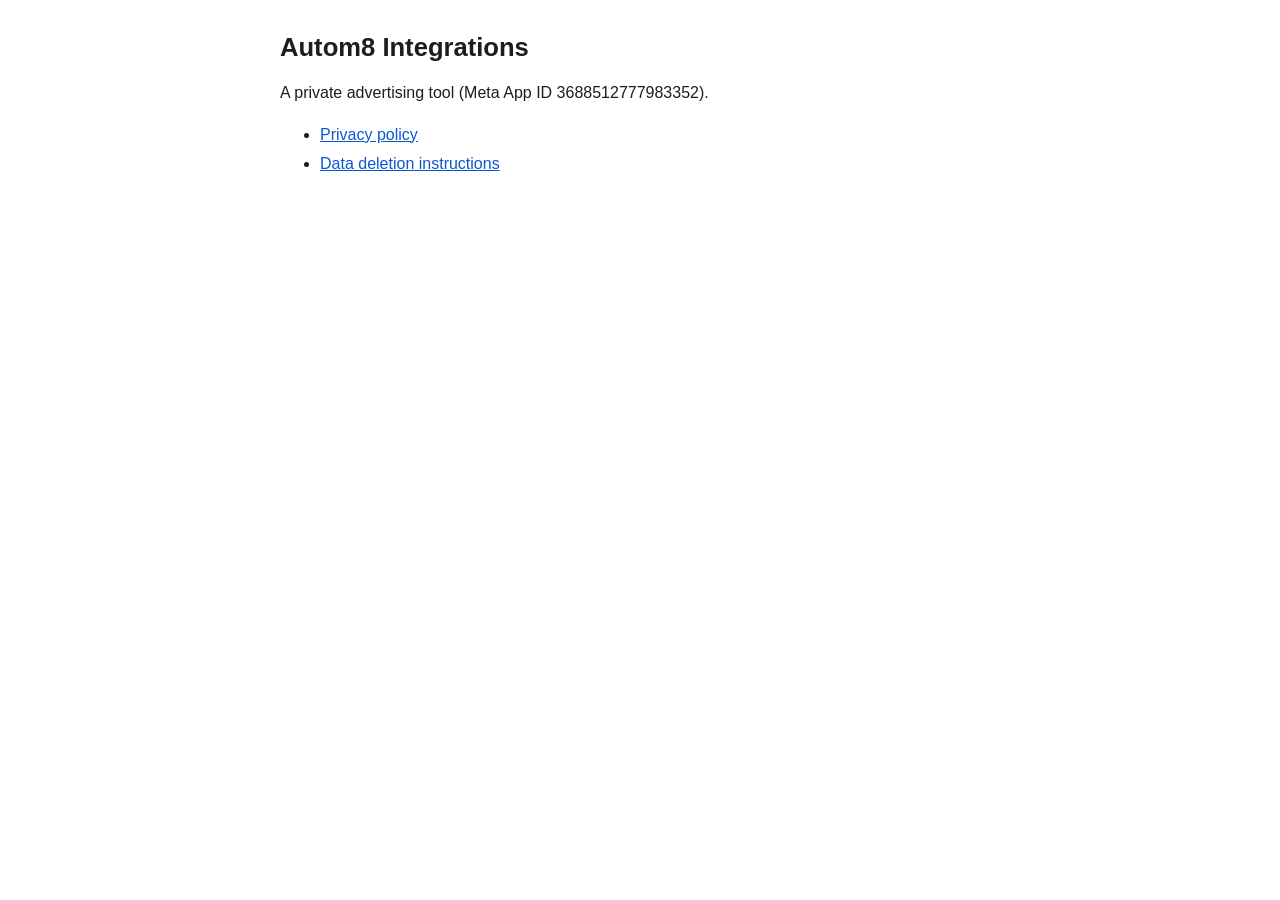
<file: index.html>
<!doctype html>
<html lang="en">
<head>
<meta charset="utf-8">
<meta name="viewport" content="width=device-width, initial-scale=1">
<title>Autom8 Integrations</title>
<link rel="stylesheet" href="style.css">
</head>
<body>
<main>
<h1>Autom8 Integrations</h1>
<p>A private advertising tool (Meta App ID 3688512777983352).</p>
<ul>
<li><a href="privacy/">Privacy policy</a></li>
<li><a href="data-deletion/">Data deletion instructions</a></li>
</ul>
</main>
</body>
</html>
</file>
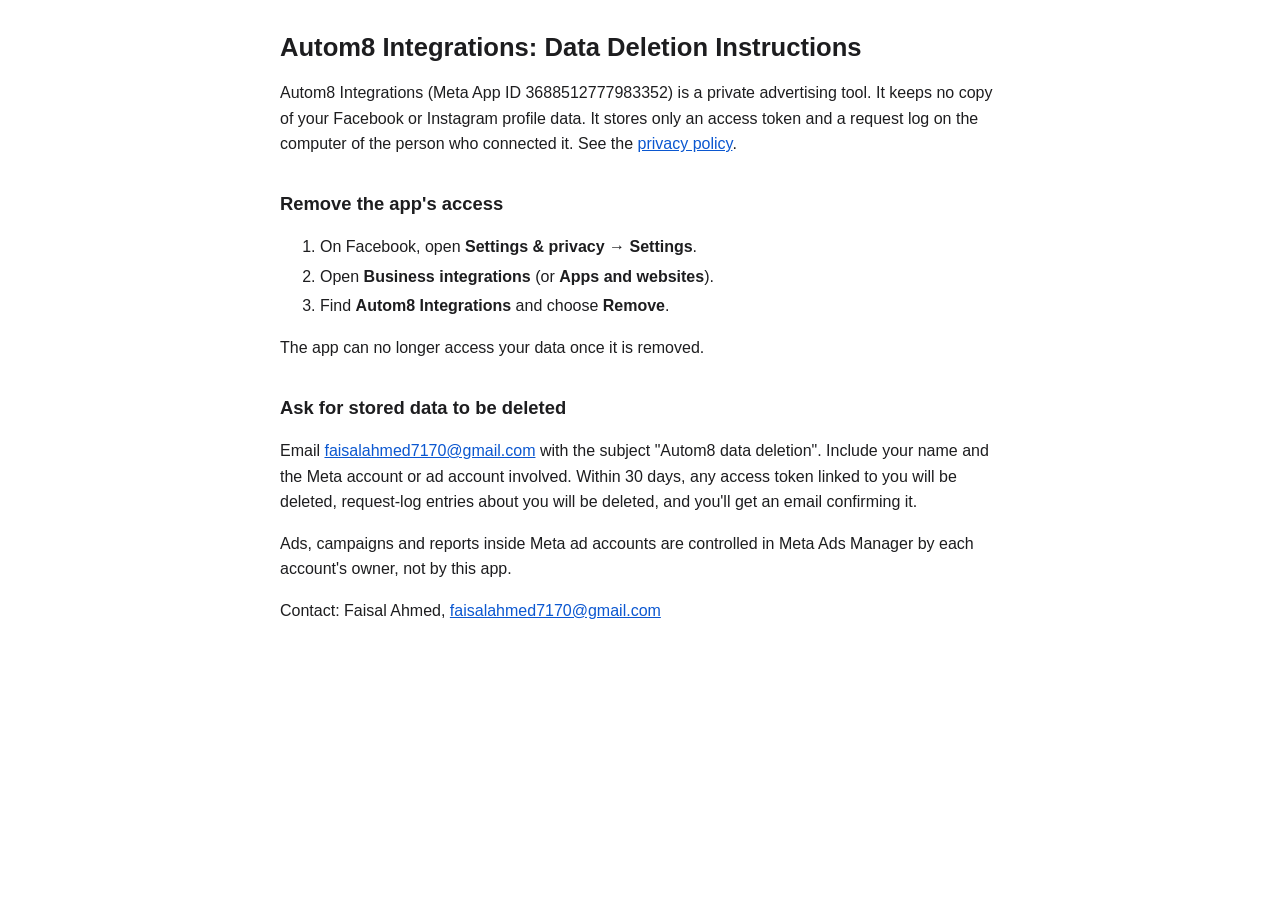
<file: data-deletion/index.html>
<!doctype html>
<html lang="en">
<head>
<meta charset="utf-8">
<meta name="viewport" content="width=device-width, initial-scale=1">
<title>Autom8 Integrations: Data Deletion</title>
<link rel="stylesheet" href="../style.css">
</head>
<body>
<main>
<h1>Autom8 Integrations: Data Deletion Instructions</h1>

<p>Autom8 Integrations (Meta App ID 3688512777983352) is a private advertising tool. It keeps no copy of your
Facebook or Instagram profile data. It stores only an access token and a request log on the computer of the
person who connected it. See the <a href="../privacy/">privacy policy</a>.</p>

<h2>Remove the app's access</h2>
<ol>
<li>On Facebook, open <strong>Settings &amp; privacy → Settings</strong>.</li>
<li>Open <strong>Business integrations</strong> (or <strong>Apps and websites</strong>).</li>
<li>Find <strong>Autom8 Integrations</strong> and choose <strong>Remove</strong>.</li>
</ol>
<p>The app can no longer access your data once it is removed.</p>

<h2>Ask for stored data to be deleted</h2>
<p>Email <a href="mailto:faisalahmed7170@gmail.com?subject=Autom8%20data%20deletion">faisalahmed7170@gmail.com</a>
with the subject "Autom8 data deletion". Include your name and the Meta account or ad account involved.
Within 30 days, any access token linked to you will be deleted, request-log entries about you will be
deleted, and you'll get an email confirming it.</p>

<p>Ads, campaigns and reports inside Meta ad accounts are controlled in Meta Ads Manager by each account's
owner, not by this app.</p>

<p>Contact: Faisal Ahmed, <a href="mailto:faisalahmed7170@gmail.com">faisalahmed7170@gmail.com</a></p>
</main>
</body>
</html>
</file>
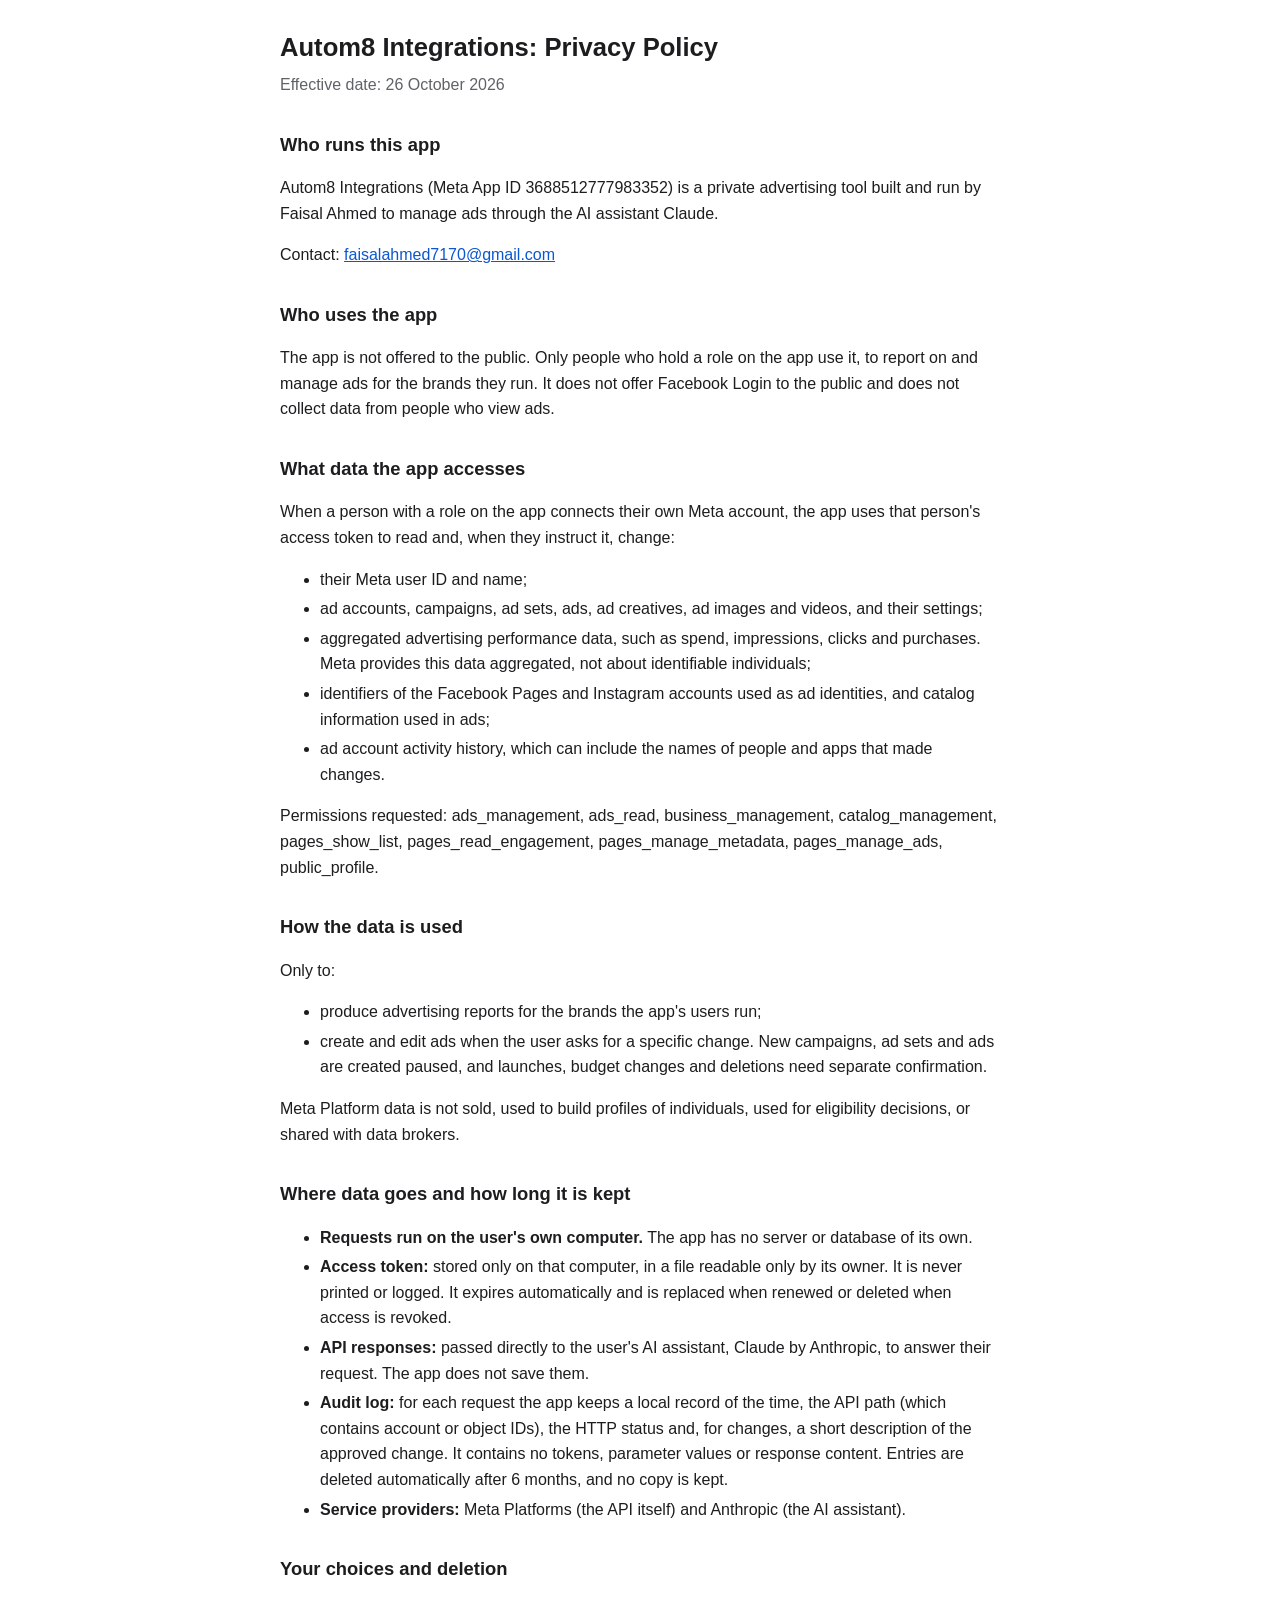
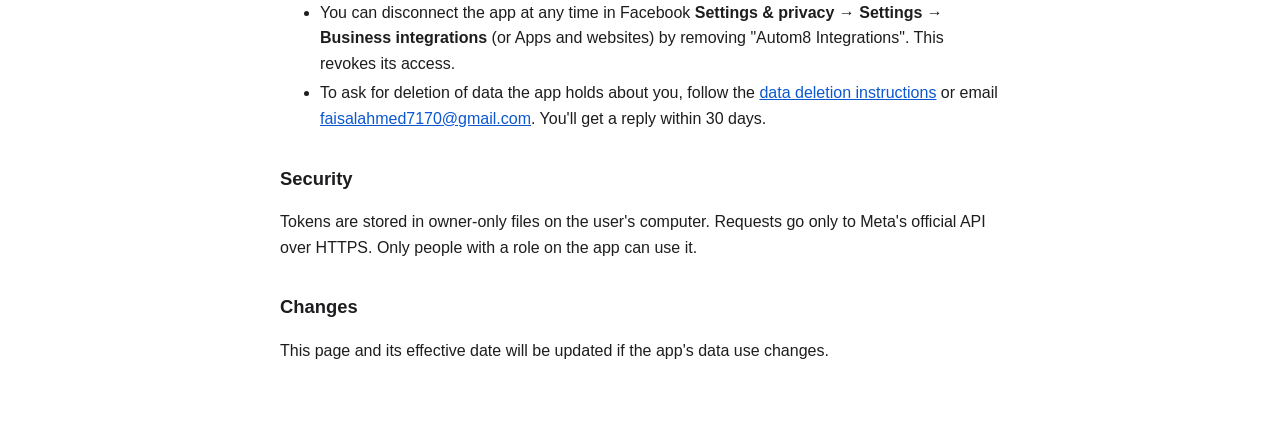
<file: privacy/index.html>
<!doctype html>
<html lang="en">
<head>
<meta charset="utf-8">
<meta name="viewport" content="width=device-width, initial-scale=1">
<title>Autom8 Integrations: Privacy Policy</title>
<link rel="stylesheet" href="../style.css">
</head>
<body>
<main>
<h1>Autom8 Integrations: Privacy Policy</h1>
<p class="meta">Effective date: 26 October 2026</p>

<h2>Who runs this app</h2>
<p>Autom8 Integrations (Meta App ID 3688512777983352) is a private advertising tool built and run by
Faisal Ahmed to manage ads through the AI assistant Claude.</p>
<p>Contact: <a href="mailto:faisalahmed7170@gmail.com">faisalahmed7170@gmail.com</a></p>

<h2>Who uses the app</h2>
<p>The app is not offered to the public. Only people who hold a role on the app use it, to report on and
manage ads for the brands they run. It does not offer Facebook Login to the public and does not collect
data from people who view ads.</p>

<h2>What data the app accesses</h2>
<p>When a person with a role on the app connects their own Meta account, the app uses that person's access
token to read and, when they instruct it, change:</p>
<ul>
<li>their Meta user ID and name;</li>
<li>ad accounts, campaigns, ad sets, ads, ad creatives, ad images and videos, and their settings;</li>
<li>aggregated advertising performance data, such as spend, impressions, clicks and purchases. Meta
provides this data aggregated, not about identifiable individuals;</li>
<li>identifiers of the Facebook Pages and Instagram accounts used as ad identities, and catalog
information used in ads;</li>
<li>ad account activity history, which can include the names of people and apps that made changes.</li>
</ul>
<p>Permissions requested: ads_management, ads_read, business_management, catalog_management,
pages_show_list, pages_read_engagement, pages_manage_metadata, pages_manage_ads, public_profile.</p>

<h2>How the data is used</h2>
<p>Only to:</p>
<ul>
<li>produce advertising reports for the brands the app's users run;</li>
<li>create and edit ads when the user asks for a specific change. New campaigns, ad sets and ads are
created paused, and launches, budget changes and deletions need separate confirmation.</li>
</ul>
<p>Meta Platform data is not sold, used to build profiles of individuals, used for eligibility decisions,
or shared with data brokers.</p>

<h2>Where data goes and how long it is kept</h2>
<ul>
<li><strong>Requests run on the user's own computer.</strong> The app has no server or database of its own.</li>
<li><strong>Access token:</strong> stored only on that computer, in a file readable only by its owner. It is
never printed or logged. It expires automatically and is replaced when renewed or deleted when access is
revoked.</li>
<li><strong>API responses:</strong> passed directly to the user's AI assistant, Claude by Anthropic, to answer
their request. The app does not save them.</li>
<li><strong>Audit log:</strong> for each request the app keeps a local record of the time, the API path (which
contains account or object IDs), the HTTP status and, for changes, a short description of the approved
change. It contains no tokens, parameter values or response content. Entries are deleted automatically
after 6 months, and no copy is kept.</li>
<li><strong>Service providers:</strong> Meta Platforms (the API itself) and Anthropic (the AI assistant).</li>
</ul>

<h2>Your choices and deletion</h2>
<ul>
<li>You can disconnect the app at any time in Facebook <strong>Settings &amp; privacy → Settings → Business
integrations</strong> (or Apps and websites) by removing "Autom8 Integrations". This revokes its access.</li>
<li>To ask for deletion of data the app holds about you, follow the
<a href="../data-deletion/">data deletion instructions</a> or email
<a href="mailto:faisalahmed7170@gmail.com">faisalahmed7170@gmail.com</a>. You'll get a reply within 30 days.</li>
</ul>

<h2>Security</h2>
<p>Tokens are stored in owner-only files on the user's computer. Requests go only to Meta's official API over
HTTPS. Only people with a role on the app can use it.</p>

<h2>Changes</h2>
<p>This page and its effective date will be updated if the app's data use changes.</p>
</main>
</body>
</html>
</file>
<file: style.css>
:root { color-scheme: light dark; --text: #1d1d1f; --muted: #5f6368; --link: #0b57d0; --bg: #ffffff; }
@media (prefers-color-scheme: dark) { :root { --text: #e8e8ea; --muted: #a0a4a8; --link: #8ab4f8; --bg: #161618; } }
body { margin: 0; background: var(--bg); color: var(--text); font: 16px/1.6 -apple-system, BlinkMacSystemFont, "Segoe UI", Roboto, sans-serif; }
main { max-width: 720px; margin: 0 auto; padding: 32px 16px 64px; }
h1 { font-size: 1.6rem; line-height: 1.25; margin: 0 0 8px; }
h2 { font-size: 1.15rem; margin: 32px 0 8px; }
.meta { color: var(--muted); margin-top: 0; }
a { color: var(--link); }
li { margin: 4px 0; }
</file>
